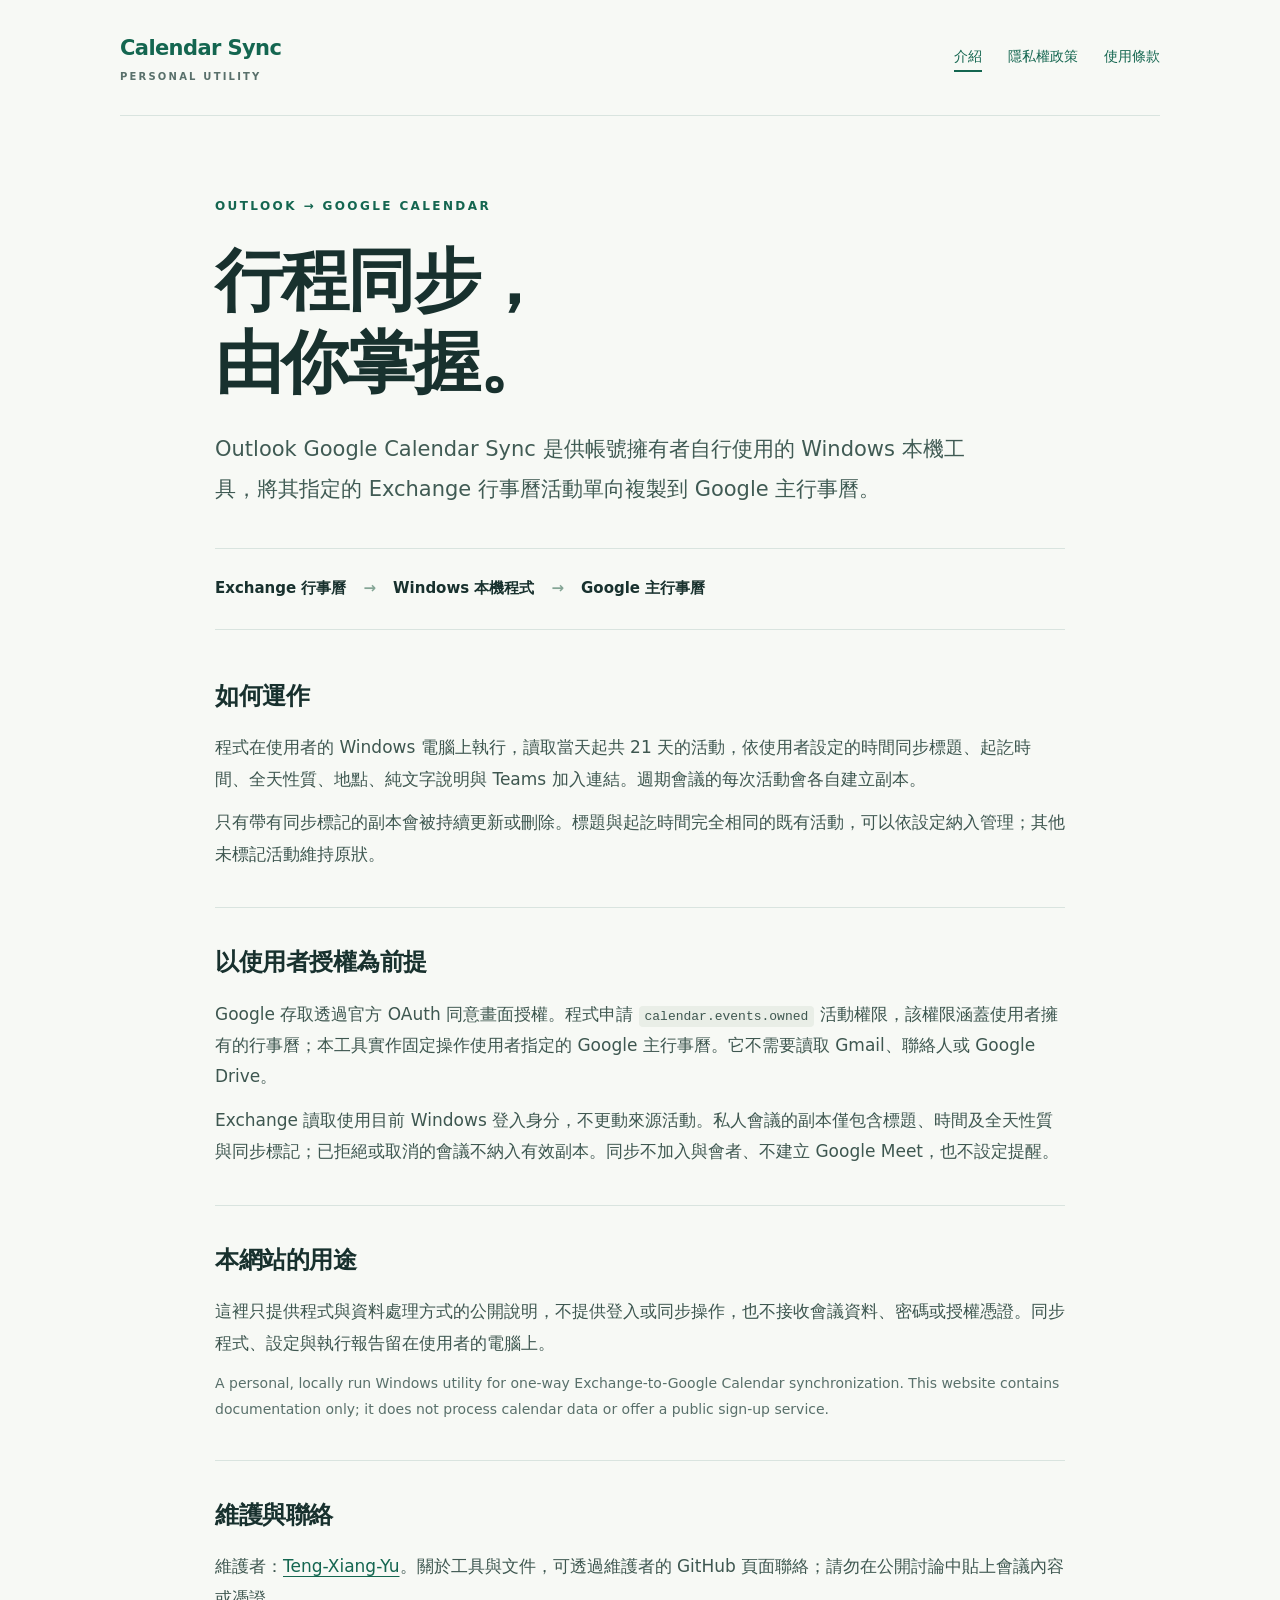
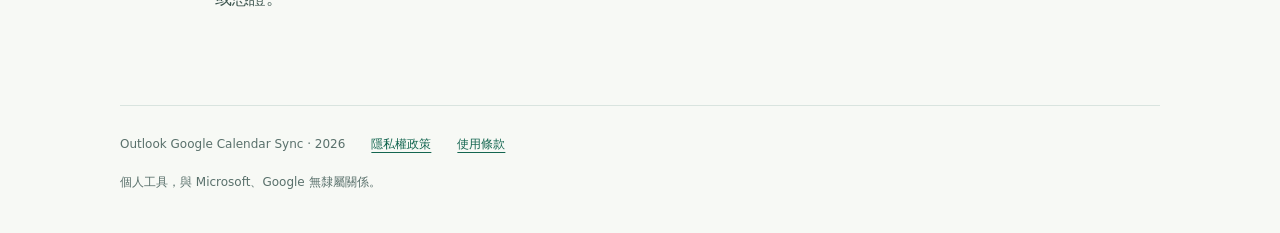
<file: index.html>
<!doctype html>
<html lang="zh-Hant"><head><meta charset="utf-8"><meta name="viewport" content="width=device-width,initial-scale=1"><title>Outlook Google Calendar Sync</title><meta name="description" content="A personal Windows utility for one-way synchronization from Exchange to Google Calendar."><link rel="stylesheet" href="style.css"></head>
<body><header><a class="brand" href="index.html">Calendar Sync<span>PERSONAL UTILITY</span></a><nav aria-label="主導覽"><a href="index.html" aria-current="page">介紹</a><a href="privacy.html">隱私權政策</a><a href="terms.html">使用條款</a></nav></header>
<main><p class="eyebrow">OUTLOOK → GOOGLE CALENDAR</p><h1>行程同步，<br>由你掌握。</h1><p class="lead">Outlook Google Calendar Sync 是供帳號擁有者自行使用的 Windows 本機工具，將其指定的 Exchange 行事曆活動單向複製到 Google 主行事曆。</p><div class="flow" aria-label="同步方向"><span>Exchange 行事曆</span><span aria-hidden="true">→</span><span>Windows 本機程式</span><span aria-hidden="true">→</span><span>Google 主行事曆</span></div>
<section><h2>如何運作</h2><p>程式在使用者的 Windows 電腦上執行，讀取當天起共 21 天的活動，依使用者設定的時間同步標題、起訖時間、全天性質、地點、純文字說明與 Teams 加入連結。週期會議的每次活動會各自建立副本。</p><p>只有帶有同步標記的副本會被持續更新或刪除。標題與起訖時間完全相同的既有活動，可以依設定納入管理；其他未標記活動維持原狀。</p></section>
<section><h2>以使用者授權為前提</h2><p>Google 存取透過官方 OAuth 同意畫面授權。程式申請 <code>calendar.events.owned</code> 活動權限，該權限涵蓋使用者擁有的行事曆；本工具實作固定操作使用者指定的 Google 主行事曆。它不需要讀取 Gmail、聯絡人或 Google Drive。</p><p>Exchange 讀取使用目前 Windows 登入身分，不更動來源活動。私人會議的副本僅包含標題、時間及全天性質與同步標記；已拒絕或取消的會議不納入有效副本。同步不加入與會者、不建立 Google Meet，也不設定提醒。</p></section>
<section><h2>本網站的用途</h2><p>這裡只提供程式與資料處理方式的公開說明，不提供登入或同步操作，也不接收會議資料、密碼或授權憑證。同步程式、設定與執行報告留在使用者的電腦上。</p><p class="english" lang="en">A personal, locally run Windows utility for one-way Exchange-to-Google Calendar synchronization. This website contains documentation only; it does not process calendar data or offer a public sign-up service.</p></section>
<section><h2>維護與聯絡</h2><p>維護者：<a href="https://github.com/Teng-Xiang-Yu">Teng-Xiang-Yu</a>。關於工具與文件，可透過維護者的 GitHub 頁面聯絡；請勿在公開討論中貼上會議內容或憑證。</p></section></main>
<footer><span>Outlook Google Calendar Sync · 2026</span><a href="privacy.html">隱私權政策</a><a href="terms.html">使用條款</a><span>個人工具，與 Microsoft、Google 無隸屬關係。</span></footer></body></html>
</file>
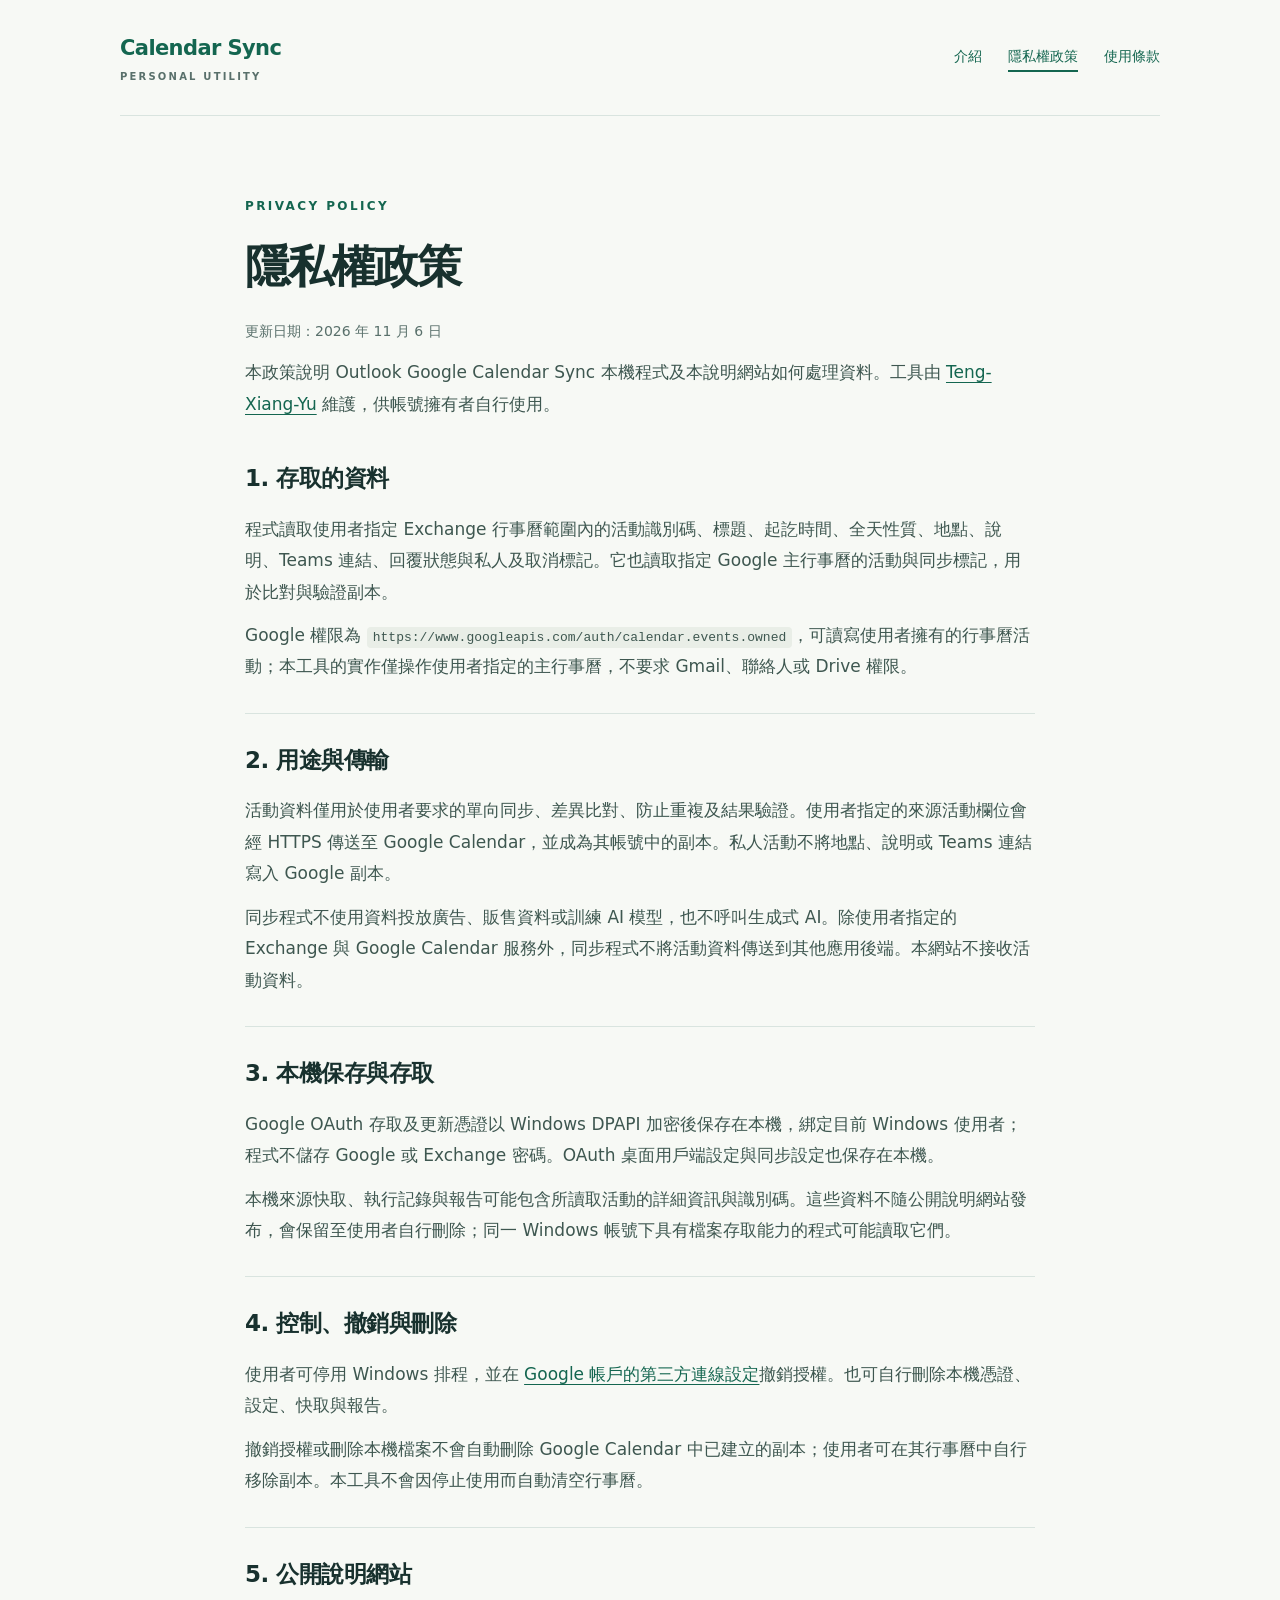
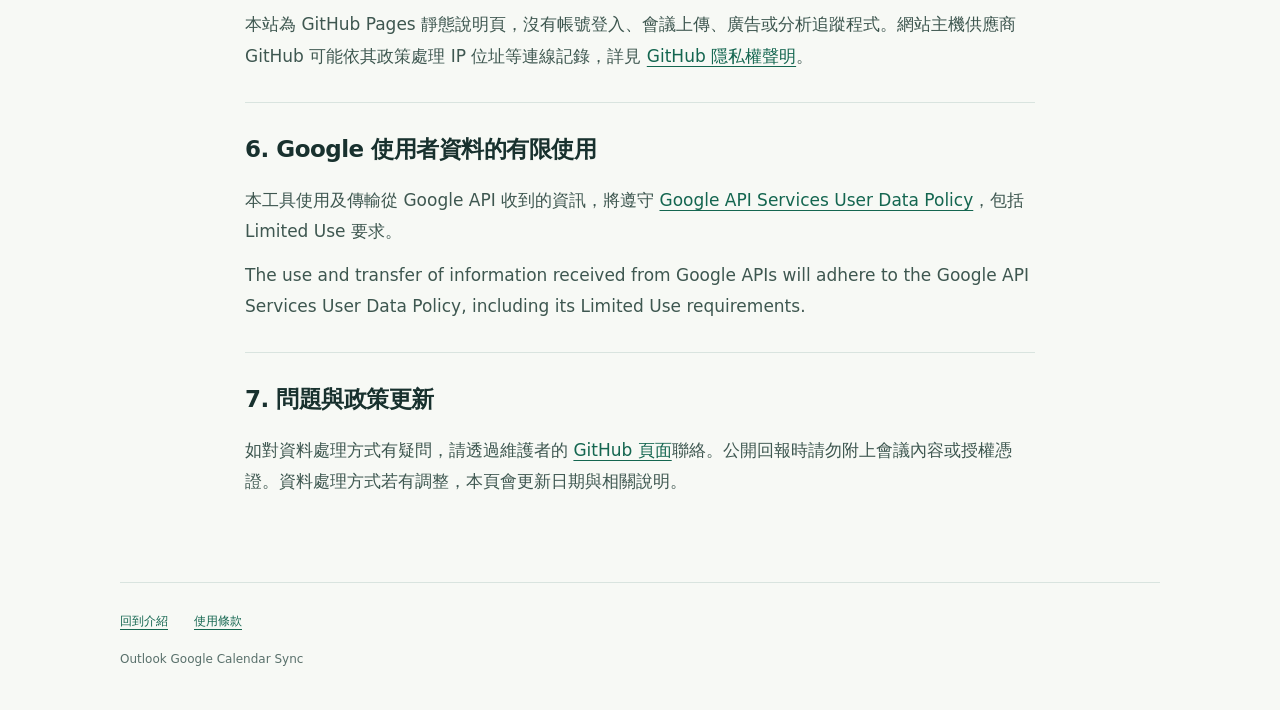
<file: privacy.html>
<!doctype html>
<html lang="zh-Hant"><head><meta charset="utf-8"><meta name="viewport" content="width=device-width,initial-scale=1"><title>隱私權政策 | Outlook Google Calendar Sync</title><link rel="stylesheet" href="style.css"></head><body>
<header><a class="brand" href="index.html">Calendar Sync<span>PERSONAL UTILITY</span></a><nav aria-label="主導覽"><a href="index.html">介紹</a><a href="privacy.html" aria-current="page">隱私權政策</a><a href="terms.html">使用條款</a></nav></header>
<main class="document"><p class="eyebrow">PRIVACY POLICY</p><h1>隱私權政策</h1><p class="meta">更新日期：2026 年 11 月 6 日</p><p>本政策說明 Outlook Google Calendar Sync 本機程式及本說明網站如何處理資料。工具由 <a href="https://github.com/Teng-Xiang-Yu">Teng-Xiang-Yu</a> 維護，供帳號擁有者自行使用。</p>
<section><h2>1. 存取的資料</h2><p>程式讀取使用者指定 Exchange 行事曆範圍內的活動識別碼、標題、起訖時間、全天性質、地點、說明、Teams 連結、回覆狀態與私人及取消標記。它也讀取指定 Google 主行事曆的活動與同步標記，用於比對與驗證副本。</p><p>Google 權限為 <code>https://www.googleapis.com/auth/calendar.events.owned</code>，可讀寫使用者擁有的行事曆活動；本工具的實作僅操作使用者指定的主行事曆，不要求 Gmail、聯絡人或 Drive 權限。</p></section>
<section><h2>2. 用途與傳輸</h2><p>活動資料僅用於使用者要求的單向同步、差異比對、防止重複及結果驗證。使用者指定的來源活動欄位會經 HTTPS 傳送至 Google Calendar，並成為其帳號中的副本。私人活動不將地點、說明或 Teams 連結寫入 Google 副本。</p><p>同步程式不使用資料投放廣告、販售資料或訓練 AI 模型，也不呼叫生成式 AI。除使用者指定的 Exchange 與 Google Calendar 服務外，同步程式不將活動資料傳送到其他應用後端。本網站不接收活動資料。</p></section>
<section><h2>3. 本機保存與存取</h2><p>Google OAuth 存取及更新憑證以 Windows DPAPI 加密後保存在本機，綁定目前 Windows 使用者；程式不儲存 Google 或 Exchange 密碼。OAuth 桌面用戶端設定與同步設定也保存在本機。</p><p>本機來源快取、執行記錄與報告可能包含所讀取活動的詳細資訊與識別碼。這些資料不隨公開說明網站發布，會保留至使用者自行刪除；同一 Windows 帳號下具有檔案存取能力的程式可能讀取它們。</p></section>
<section><h2>4. 控制、撤銷與刪除</h2><p>使用者可停用 Windows 排程，並在 <a href="https://myaccount.google.com/connections">Google 帳戶的第三方連線設定</a>撤銷授權。也可自行刪除本機憑證、設定、快取與報告。</p><p>撤銷授權或刪除本機檔案不會自動刪除 Google Calendar 中已建立的副本；使用者可在其行事曆中自行移除副本。本工具不會因停止使用而自動清空行事曆。</p></section>
<section><h2>5. 公開說明網站</h2><p>本站為 GitHub Pages 靜態說明頁，沒有帳號登入、會議上傳、廣告或分析追蹤程式。網站主機供應商 GitHub 可能依其政策處理 IP 位址等連線記錄，詳見 <a href="https://docs.github.com/en/site-policy/privacy-policies/github-general-privacy-statement">GitHub 隱私權聲明</a>。</p></section>
<section><h2>6. Google 使用者資料的有限使用</h2><p>本工具使用及傳輸從 Google API 收到的資訊，將遵守 <a href="https://developers.google.com/terms/api-services-user-data-policy">Google API Services User Data Policy</a>，包括 Limited Use 要求。</p><p lang="en">The use and transfer of information received from Google APIs will adhere to the Google API Services User Data Policy, including its Limited Use requirements.</p></section>
<section><h2>7. 問題與政策更新</h2><p>如對資料處理方式有疑問，請透過維護者的 <a href="https://github.com/Teng-Xiang-Yu">GitHub 頁面</a>聯絡。公開回報時請勿附上會議內容或授權憑證。資料處理方式若有調整，本頁會更新日期與相關說明。</p></section></main>
<footer><a href="index.html">回到介紹</a><a href="terms.html">使用條款</a><span>Outlook Google Calendar Sync</span></footer></body></html>
</file>
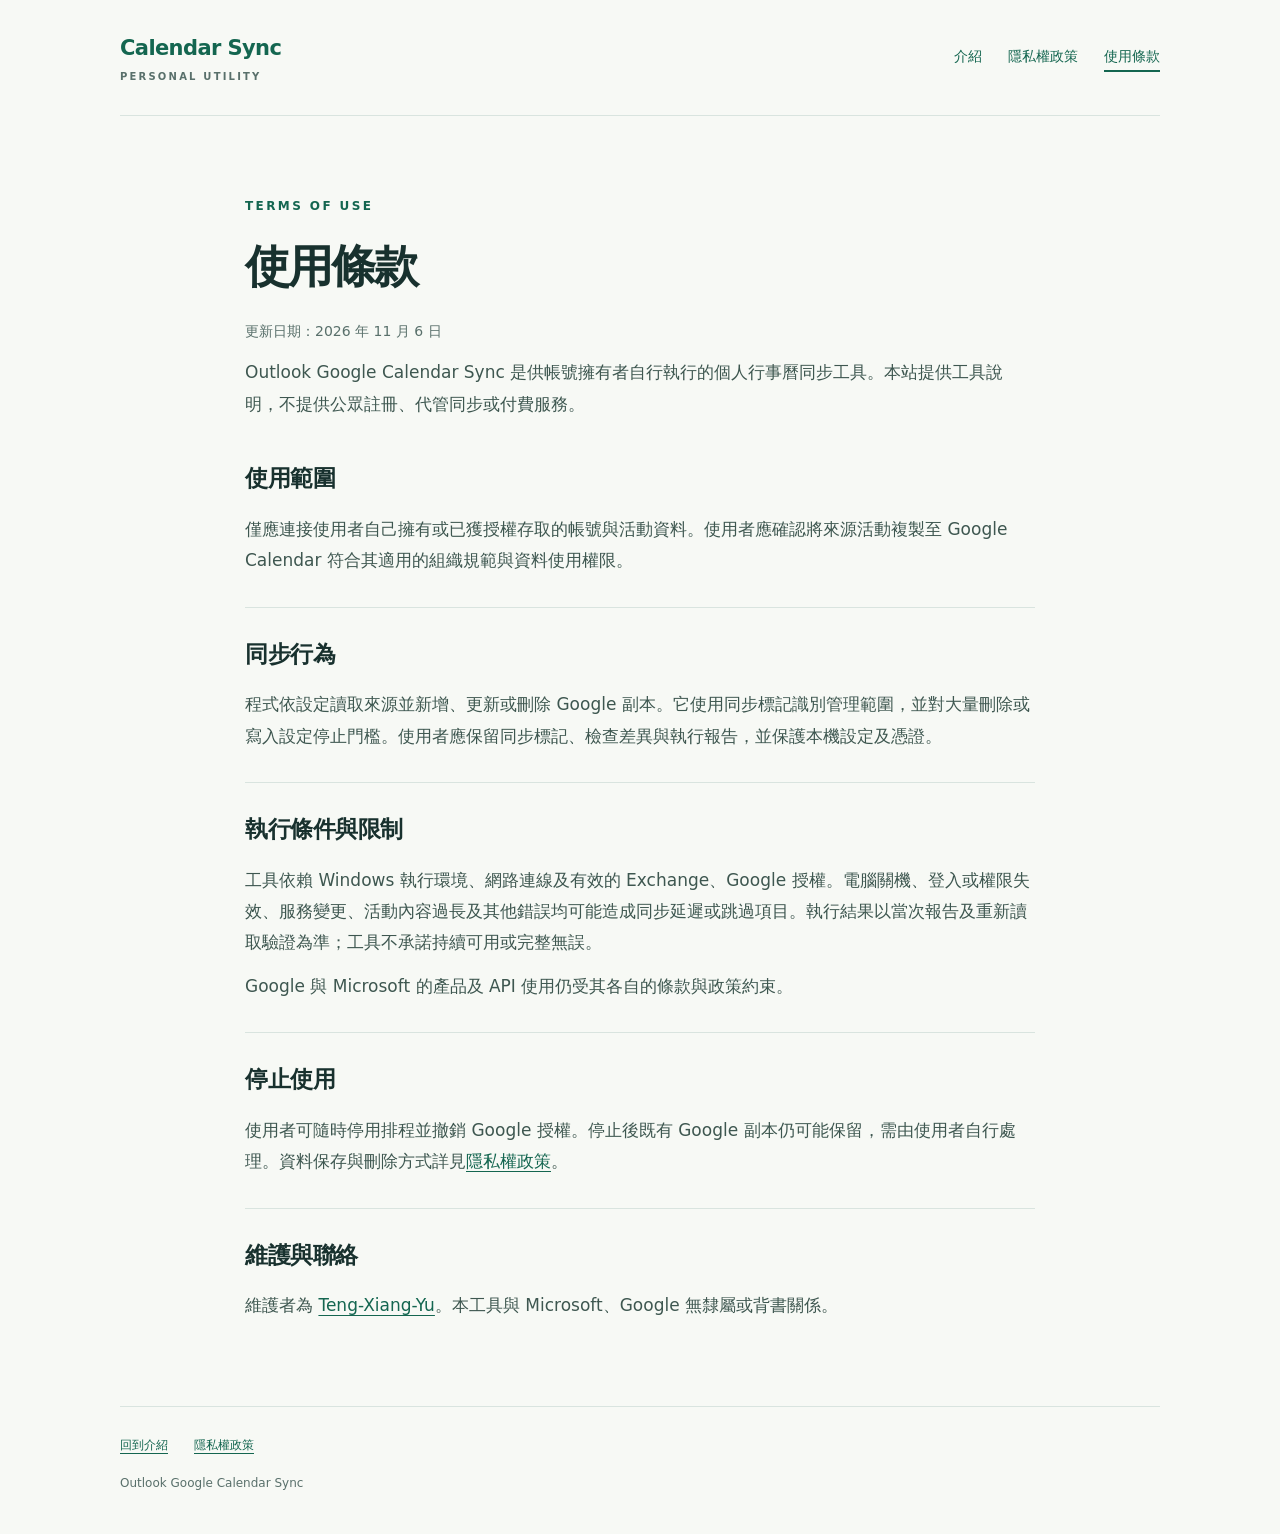
<file: terms.html>
<!doctype html>
<html lang="zh-Hant"><head><meta charset="utf-8"><meta name="viewport" content="width=device-width,initial-scale=1"><title>使用條款 | Outlook Google Calendar Sync</title><link rel="stylesheet" href="style.css"></head><body>
<header><a class="brand" href="index.html">Calendar Sync<span>PERSONAL UTILITY</span></a><nav aria-label="主導覽"><a href="index.html">介紹</a><a href="privacy.html">隱私權政策</a><a href="terms.html" aria-current="page">使用條款</a></nav></header>
<main class="document"><p class="eyebrow">TERMS OF USE</p><h1>使用條款</h1><p class="meta">更新日期：2026 年 11 月 6 日</p><p>Outlook Google Calendar Sync 是供帳號擁有者自行執行的個人行事曆同步工具。本站提供工具說明，不提供公眾註冊、代管同步或付費服務。</p>
<section><h2>使用範圍</h2><p>僅應連接使用者自己擁有或已獲授權存取的帳號與活動資料。使用者應確認將來源活動複製至 Google Calendar 符合其適用的組織規範與資料使用權限。</p></section>
<section><h2>同步行為</h2><p>程式依設定讀取來源並新增、更新或刪除 Google 副本。它使用同步標記識別管理範圍，並對大量刪除或寫入設定停止門檻。使用者應保留同步標記、檢查差異與執行報告，並保護本機設定及憑證。</p></section>
<section><h2>執行條件與限制</h2><p>工具依賴 Windows 執行環境、網路連線及有效的 Exchange、Google 授權。電腦關機、登入或權限失效、服務變更、活動內容過長及其他錯誤均可能造成同步延遲或跳過項目。執行結果以當次報告及重新讀取驗證為準；工具不承諾持續可用或完整無誤。</p><p>Google 與 Microsoft 的產品及 API 使用仍受其各自的條款與政策約束。</p></section>
<section><h2>停止使用</h2><p>使用者可隨時停用排程並撤銷 Google 授權。停止後既有 Google 副本仍可能保留，需由使用者自行處理。資料保存與刪除方式詳見<a href="privacy.html">隱私權政策</a>。</p></section>
<section><h2>維護與聯絡</h2><p>維護者為 <a href="https://github.com/Teng-Xiang-Yu">Teng-Xiang-Yu</a>。本工具與 Microsoft、Google 無隸屬或背書關係。</p></section></main>
<footer><a href="index.html">回到介紹</a><a href="privacy.html">隱私權政策</a><span>Outlook Google Calendar Sync</span></footer></body></html>
</file>
<file: style.css>
:root{color-scheme:light;--ink:#18312e;--muted:#59706b;--line:#d9e4df;--accent:#146650;--paper:#f7f9f5}*{box-sizing:border-box}body{margin:0;background:var(--paper);color:var(--ink);font:17px/1.85 system-ui,-apple-system,"Segoe UI","Microsoft JhengHei",sans-serif}a{color:var(--accent);text-underline-offset:4px}a:hover{color:#082e23}a:focus-visible{outline:3px solid #dca749;outline-offset:5px}header,main,footer{width:min(100% - 48px,1040px);margin:auto}header{display:flex;justify-content:space-between;align-items:center;gap:24px;padding:29px 0;border-bottom:1px solid var(--line)}.brand{font-size:21px;font-weight:750;letter-spacing:-.6px;text-decoration:none}.brand span{display:block;font-size:10px;font-weight:600;letter-spacing:2.2px;color:var(--muted)}nav{display:flex;gap:26px;font-size:14px}nav a{text-decoration:none}nav a[aria-current]{border-bottom:2px solid var(--accent)}main{padding:67px 0 54px;max-width:850px}.eyebrow{font-size:12px;letter-spacing:2.4px;color:var(--accent);font-weight:700}h1{font-size:clamp(38px,6vw,68px);line-height:1.22;letter-spacing:-2px;margin:22px 0 25px;font-weight:720}.lead{font-size:21px;line-height:1.9;max-width:760px;color:#405b54}.flow{display:flex;flex-wrap:wrap;align-items:center;gap:17px;border-top:1px solid var(--line);border-bottom:1px solid var(--line);padding:26px 0;margin:38px 0 12px;font-size:15px;font-weight:600}.flow span:nth-child(even){color:#84a595}section{padding:25px 0;border-bottom:1px solid var(--line)}section:last-child{border-bottom:0}h2{font-size:24px;font-weight:650;letter-spacing:-.5px;margin:7px 0 14px}p{margin:12px 0;color:#3e5750}code{font-size:13px;overflow-wrap:anywhere;background:#e9eee7;padding:3px 6px;border-radius:4px}.english,.meta{font-size:14px;color:var(--muted)}.document{max-width:790px}.document h1{font-size:45px}.document section{padding:18px 0}.document h2{font-size:23px}footer{display:flex;flex-wrap:wrap;gap:16px 26px;padding:27px 0 40px;border-top:1px solid var(--line);font-size:12px;color:var(--muted)}footer span:last-child{flex-basis:100%}@media(max-width:600px){header,main,footer{width:calc(100% - 36px)}header{align-items:flex-start;flex-direction:column;gap:18px}nav{gap:20px}main{padding-top:37px}.lead{font-size:18px}.flow{gap:10px;font-size:13px}.document h1{font-size:36px}body{font-size:16px}h1{letter-spacing:-1px}}
</file>
